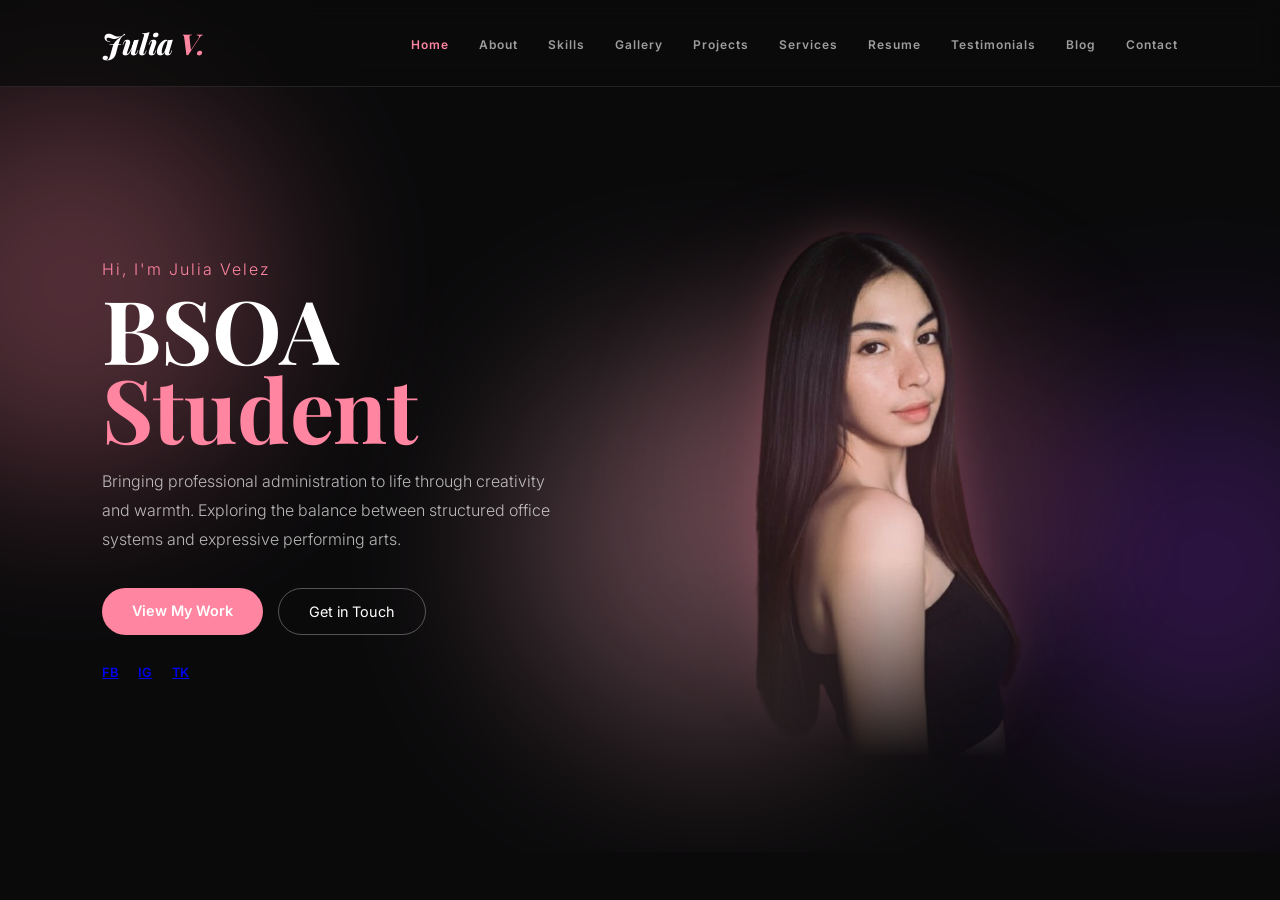
<file: index.html>
<!DOCTYPE html>
<html lang="en">
<head>
    <meta charset="UTF-8">
    <meta name="viewport" content="width=device-width, initial-scale=1.0">
    <title>Julia Velez | Creative Portfolio</title>
    <link href="https://fonts.googleapis.com/css2?family=Playfair+Display:wght@700;800&family=Inter:wght@300;400;600&display=swap" rel="stylesheet">
    <link rel="stylesheet" href="css/style.css">
</head>
<body>

    <div class="loader">
        <div class="loader-text"><i>Julia V.</i></div>
    </div>

    <div class="blob-container">
        <div class="blob blob1"></div>
        <div class="blob blob2"></div>
        <div class="blob blob3"></div>
    </div>

    <nav>
        <div class="logo"><i>Julia<span> V.</i></span></div>
        
        <input type="checkbox" id="menu-toggle">
        <label for="menu-toggle" class="menu-icon">☰</label>

       <ul class="nav-links">
        <li><a href="index.html" class="active">Home</a></li>
        <li><a href="about.html">About</a></li>
        <li><a href="skills.html">Skills</a></li>
        <li><a href="gallery.html">Gallery</a></li>
        <li><a href="projects.html">Projects</a></li>
        <li><a href="services.html">Services</a></li>
        <li><a href="resume.html">Resume</a></li>
        <li><a href="testimonials.html">Testimonials</a></li>
        <li><a href="blog.html">Blog</a></li>
        <li><a href="contact.html">Contact</a></li>
    </ul>
    </nav>

    <section class="hero-section">
        <div class="hero-content">
            <h4 class="greeting">Hi, I'm Julia Velez</h4>
            <h1 class="main-title">BSOA<br><span>Student</span></h1>
            <p class="description">
                Bringing professional administration to life through creativity and 
                warmth. Exploring the balance between structured office systems 
                and expressive performing arts.
            </p>
            
            <div class="cta-container">
                <a href="projects.html" class="btn-solid">View My Work</a>
                <a href="contact.html" class="btn-outline">Get in Touch</a>
            </div>

            <div class="social-icons">
                <a href="#">FB</a>
                <a href="#">IG</a>
                <a href="#">TK</a>
            </div>
        </div>

        <div class="hero-image-area">
            <div class="glass-circle-bg"></div>
            <img src="images/photo_intro.png" alt="Julia Velez" class="featured-img">
        </div>
    </section>

</body>
</html>
</file>
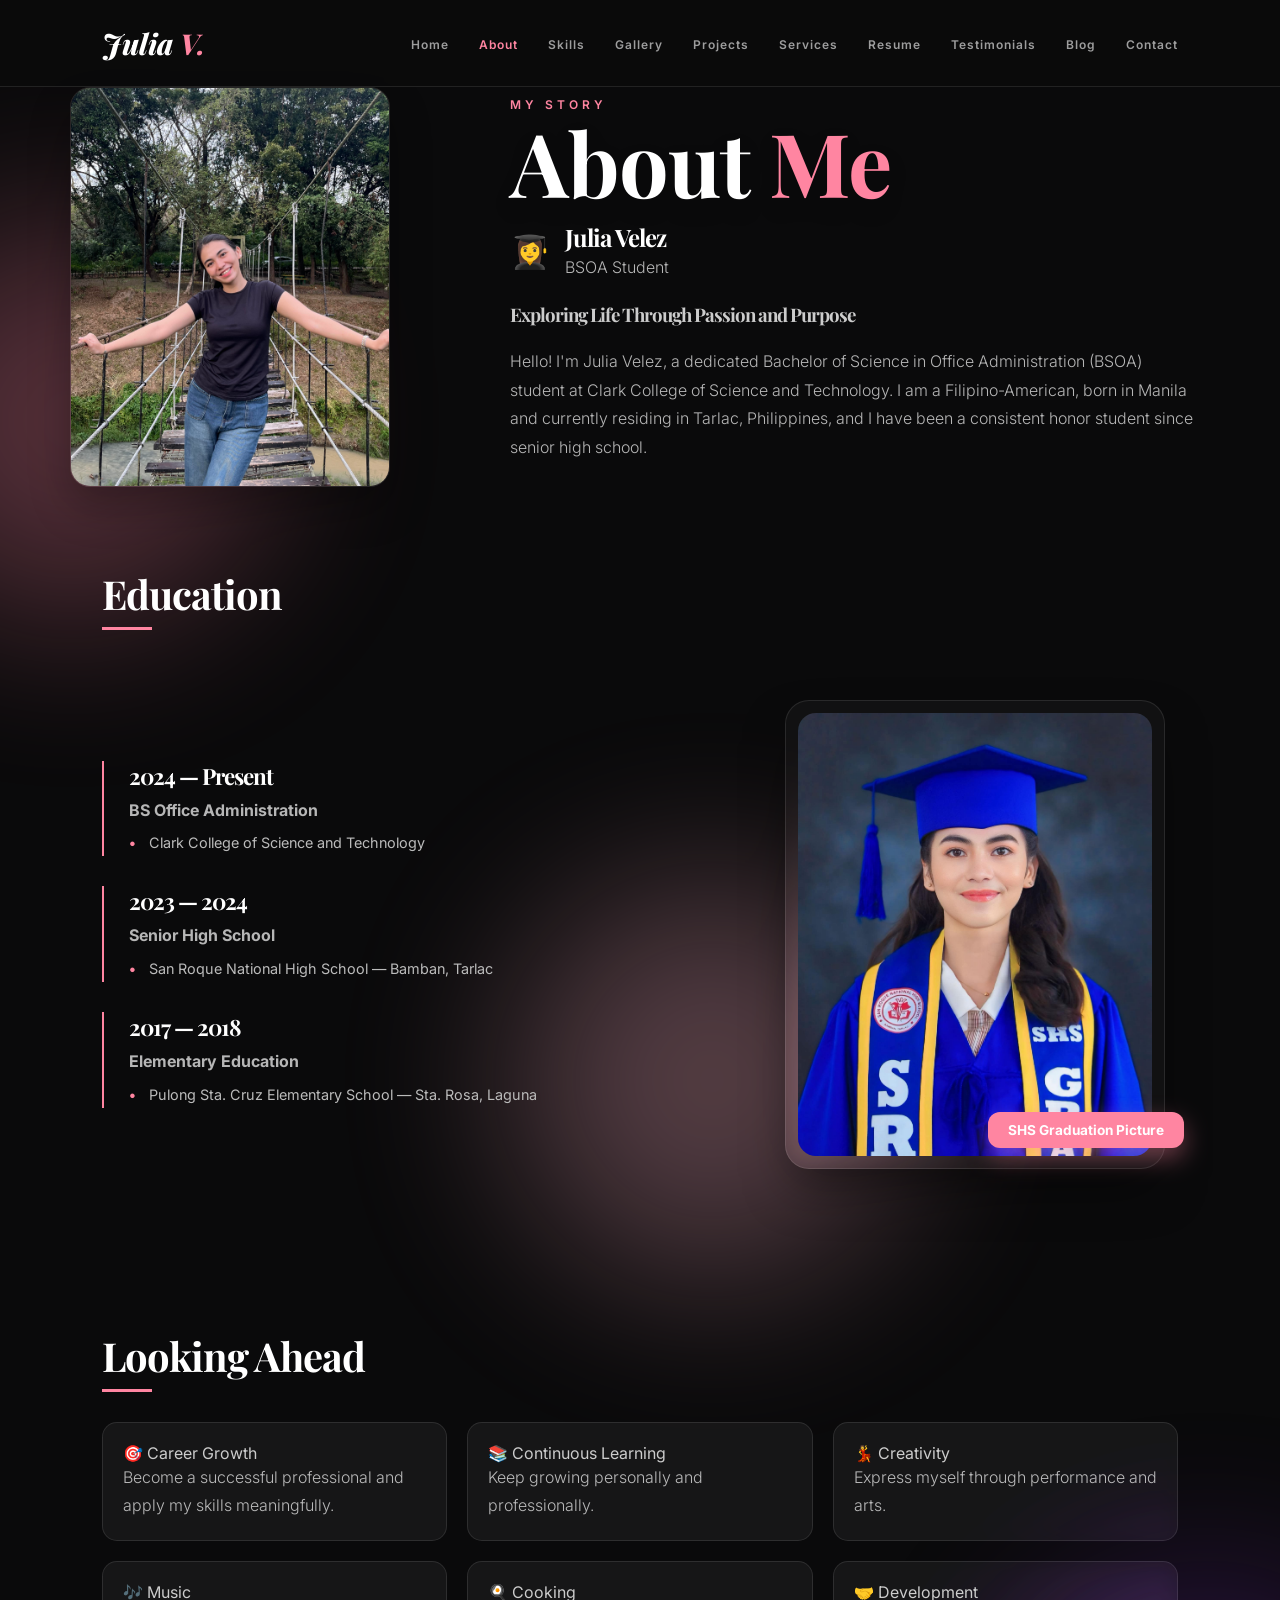
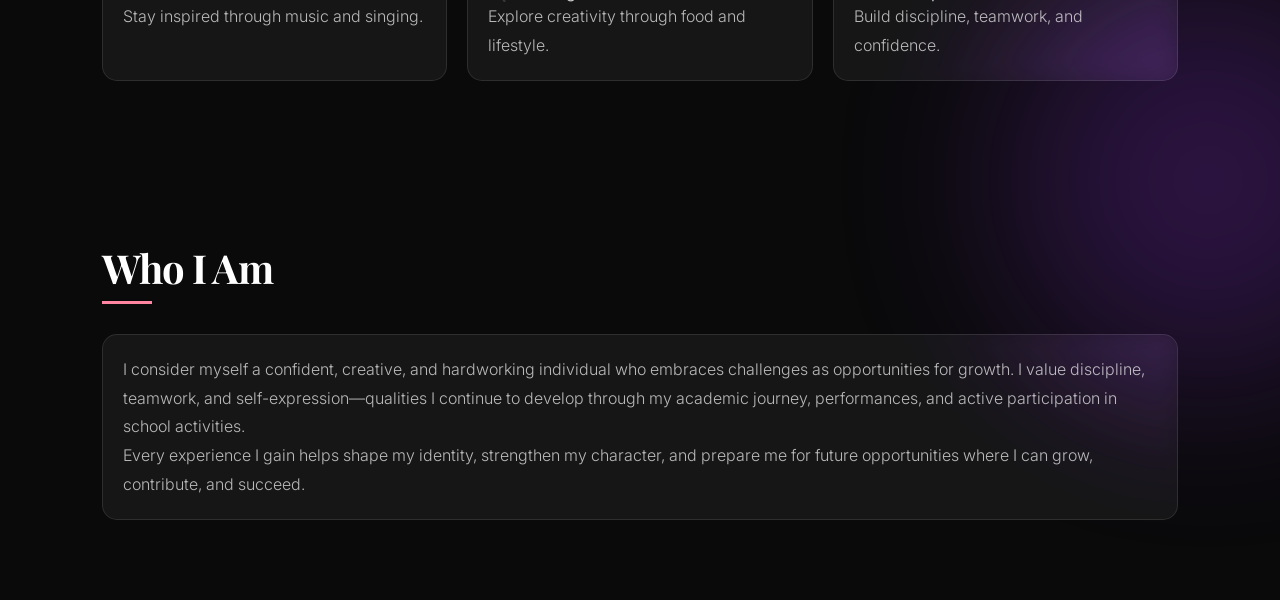
<file: about.html>
<!DOCTYPE html>
<html lang="en">
<head>
    <meta charset="UTF-8">
    <meta name="viewport" content="width=device-width, initial-scale=1.0">

   <link href="https://fonts.googleapis.com/css2?family=Playfair+Display:wght@700;800&family=Inter:wght@300;400;600&display=swap" rel="stylesheet">

    <link rel="stylesheet" href="css/style.css">
    <link rel="stylesheet" href="css/about.css">

    <title>About Me | Julia Velez</title>
    <style>
        :root {
    /* Fonts */
    --font-heading: 'Playfair Display', serif;
    --font-body: 'Inter', sans-serif;
    
    /* Colors */
    --accent-pink: #ff85a1;
    --text-muted: rgba(255, 255, 255, 0.7);
}

/* Global Body Font */
body {
    font-family: var(--font-body);
    -webkit-font-smoothing: antialiased; /* Makes fonts look sharper */
}

/* Professional Headings */
h1, h2, h3, .main-title {
    font-family: var(--font-heading);
    letter-spacing: -1px; /* Tighter spacing looks more premium on serifs */
}

/* The "Top Secret" Professional Touch */
.section-tag {
    font-family: var(--font-body);
    font-weight: 600;
    text-transform: uppercase;
    letter-spacing: 4px; /* Wide spacing for that luxury feel */
    font-size: 0.75rem;
    color: var(--accent-pink);
}

/* Body Text for Readability */
.text, p {
    font-family: var(--font-body);
    font-weight: 300; /* Light weight for a modern look */
    line-height: 1.8;
    color: var(--text-muted);
}
    </style>
</head>

<body>


<!-- BLOBS -->
<div class="blob-container">
    <div class="blob blob1"></div>
    <div class="blob blob2"></div>
    <div class="blob blob3"></div>
</div>

<!-- NAV -->
<nav>
    <div class="logo"><i>Julia<span> V.</i></span></div>

    <input type="checkbox" id="menu-toggle">
    <label for="menu-toggle" class="menu-icon">☰</label>

    <ul class="nav-links">
        <li><a href="index.html">Home</a></li>
        <li><a href="about.html" class="active">About</a></li>
        <li><a href="skills.html">Skills</a></li>
        <li><a href="gallery.html">Gallery</a></li>
        <li><a href="projects.html">Projects</a></li>
        <li><a href="services.html">Services</a></li>
        <li><a href="resume.html">Resume</a></li>
        <li><a href="testimonials.html">Testimonials</a></li>
        <li><a href="blog.html">Blog</a></li>
        <li><a href="contact.html">Contact</a></li>
    </ul>
</nav>

<!-- HERO ABOUT -->
<section class="about-hero">
    <div class="about-hero-container">
        <div class="about-image">
            <div class="image-wrapper">
                <img src="images/about.jpg" alt="Julia Velez">
            </div>
        </div>

        <div class="about-content">
            <h4 class="section-tag">My Story</h4>
            <h1 class="main-title">About <span>Me</span></h1>

            <div class="profile-box">
                <div class="avatar">👩‍🎓</div>
                <div>
                    <h2>Julia Velez</h2>
                    <p>BSOA Student</p>
                </div>
            </div>

            <h3 class="subtitle">Exploring Life Through Passion and Purpose</h3>

            <p class="text">
                Hello! I'm Julia Velez, a dedicated Bachelor of Science in Office Administration (BSOA) student
                at Clark College of Science and Technology. I am a Filipino-American, born in Manila and currently
                residing in Tarlac, Philippines, and I have been a consistent honor student since senior high school.
            </p>
            </div>
    </div>
</section>

<section class="section">
    <h2 class="section-title">Education</h2>
    
    <div class="education-container">
        <div class="timeline">
            <div class="timeline-item">
                <h3>2024 — Present</h3>
                <p><strong>BS Office Administration</strong></p>
                <ul class="edu-bullets">
                    <li>Clark College of Science and Technology</li>
                </ul>
            </div>

            <div class="timeline-item">
                <h3>2023 — 2024</h3>
                <p><strong>Senior High School</strong></p>
                <ul class="edu-bullets">
                    <li>San Roque National High School — Bamban, Tarlac</li>
                </ul>
            </div>

            <div class="timeline-item">
                <h3>2017 — 2018</h3>
                <p><strong>Elementary Education</strong></p>
                <ul class="edu-bullets">
                    <li>Pulong Sta. Cruz Elementary School — Sta. Rosa, Laguna</li>
                </ul>
            </div>
        </div>

        <div class="education-visual">
            <div class="edu-glass-frame">
                <img src="images/SHS GRAD PIC.jpeg" alt="Julia Education">
                <div class="edu-label">SHS Graduation Picture</Picture></div>
            </div>
        </div>
    </div>
</section>

<!-- GOALS -->
<section class="section">

    <h2 class="section-title">Looking Ahead</h2>

    <div class="grid-cards">

        <div class="glass-card">🎯 Career Growth<br><p>Become a successful professional and apply my skills meaningfully.</p></div>
        <div class="glass-card">📚 Continuous Learning<br><p>Keep growing personally and professionally.</p></div>
        <div class="glass-card">💃 Creativity<br><p>Express myself through performance and arts.</p></div>
        <div class="glass-card">🎶 Music<br><p>Stay inspired through music and singing.</p></div>
        <div class="glass-card">🍳 Cooking<br><p>Explore creativity through food and lifestyle.</p></div>
        <div class="glass-card">🤝 Development<br><p>Build discipline, teamwork, and confidence.</p></div>

    </div>

</section>

<!-- PERSONALITY -->
<section class="section">

    <h2 class="section-title">Who I Am</h2>

    <div class="glass-card full">

        <p>
            I consider myself a confident, creative, and hardworking individual who embraces challenges as opportunities for growth.
            I value discipline, teamwork, and self-expression—qualities I continue to develop through my academic journey,
            performances, and active participation in school activities.
        </p>

        <p>
            Every experience I gain helps shape my identity, strengthen my character, and prepare me for future opportunities
            where I can grow, contribute, and succeed.
        </p>

    </div>

</section>

</body>
</html>
</file>
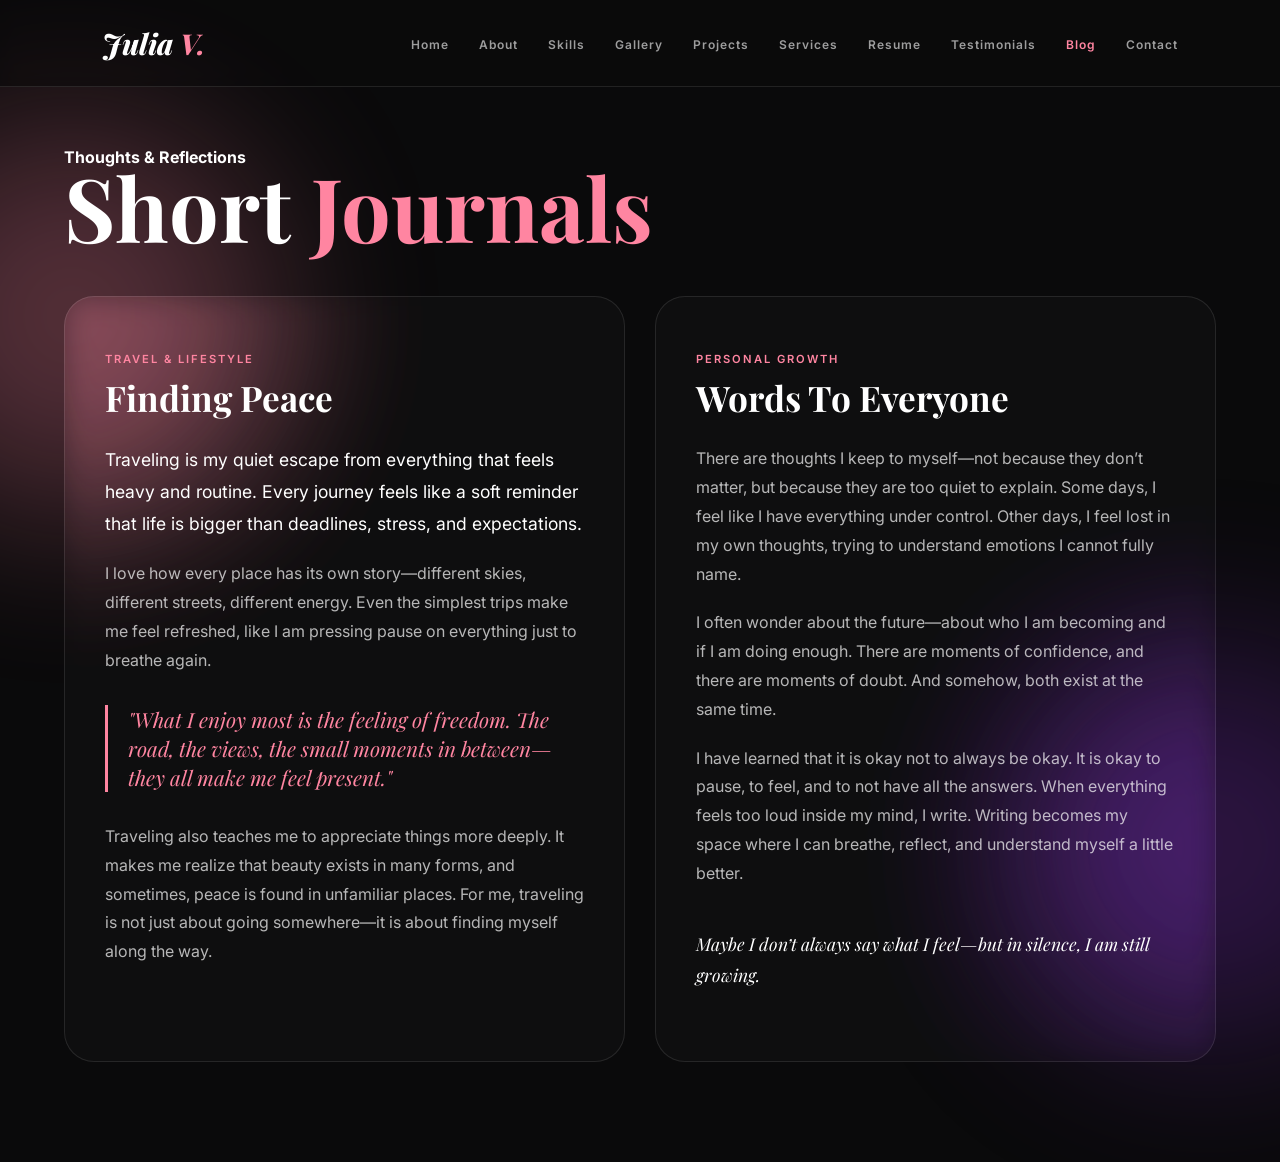
<file: blog.html>
<!DOCTYPE html>
<html lang="en">
<head>
    <meta charset="UTF-8">
    <meta name="viewport" content="width=device-width, initial-scale=1.0">
    <title>Journals | Julia Velez</title>
    <link href="https://fonts.googleapis.com/css2?family=Playfair+Display:wght@700;800&family=Inter:wght@300;400;600&display=swap" rel="stylesheet">
    <link rel="stylesheet" href="css/style.css">
    <link rel="stylesheet" href="css/blog.css">
</head>
<body>

    <div class="blob-container">
        <div class="blob blob1"></div>
        <div class="blob blob2"></div>
    </div>

    <nav>
        <div class="logo"><i>Julia<span> V.</i></span></div>
        
        <input type="checkbox" id="menu-toggle">
        <label for="menu-toggle" class="menu-icon">☰</label>

       <ul class="nav-links">
        <li><a href="index.html">Home</a></li>
        <li><a href="about.html">About</a></li>
        <li><a href="skills.html">Skills</a></li>
        <li><a href="gallery.html">Gallery</a></li>
        <li><a href="projects.html">Projects</a></li>
        <li><a href="services.html">Services</a></li>
        <li><a href="resume.html">Resume</a></li>
        <li><a href="testimonials.html">Testimonials</a></li>
        <li><a href="blog.html" class="active">Blog</a></li>
        <li><a href="contact.html">Contact</a></li>
    </ul>
    </nav>

    <section class="blog-section">
        <h4 class="section-tag">Thoughts & Reflections</h4>
        <h1 class="main-title">Short <span>Journals</span></h1>
        
        <div class="journal-grid">
            
            <article class="journal-entry glass-card">
                <div class="entry-header">
                    <span class="entry-date">Travel & Lifestyle</span>
                    <h2>Finding Peace</h2>
                </div>
               <div class="entry-content">
                    <p class="dropcap">Traveling is my quiet escape from everything that feels heavy and routine. Every journey feels like a soft reminder that life is bigger than deadlines, stress, and expectations.</p>
                    <p>I love how every place has its own story—different skies, different streets, different energy. Even the simplest trips make me feel refreshed, like I am pressing pause on everything just to breathe again.</p>
                    <blockquote>"What I enjoy most is the feeling of freedom. The road, the views, the small moments in between—they all make me feel present."</blockquote>
                    <p>Traveling also teaches me to appreciate things more deeply. It makes me realize that beauty exists in many forms, and sometimes, peace is found in unfamiliar places. For me, traveling is not just about going somewhere—it is about finding myself along the way.</p>
                </div>
            </article>

            <article class="journal-entry glass-card">
                <div class="entry-header">
                    <span class="entry-date">Personal Growth</span>
                    <h2>Words To Everyone</h2>
                </div>
                <div class="entry-content">
                    <p>There are thoughts I keep to myself—not because they don’t matter, but because they are too quiet to explain. Some days, I feel like I have everything under control. Other days, I feel lost in my own thoughts, trying to understand emotions I cannot fully name.</p>
                    <p>I often wonder about the future—about who I am becoming and if I am doing enough. There are moments of confidence, and there are moments of doubt. And somehow, both exist at the same time.</p>
                    <p>I have learned that it is okay not to always be okay. It is okay to pause, to feel, and to not have all the answers. When everything feels too loud inside my mind, I write. Writing becomes my space where I can breathe, reflect, and understand myself a little better.</p>
                    <p class="conclusion">Maybe I don’t always say what I feel—but in silence, I am still growing.</p>
                </div>
            </article>

        </div>
    </section>

</body>
</html>
</file>
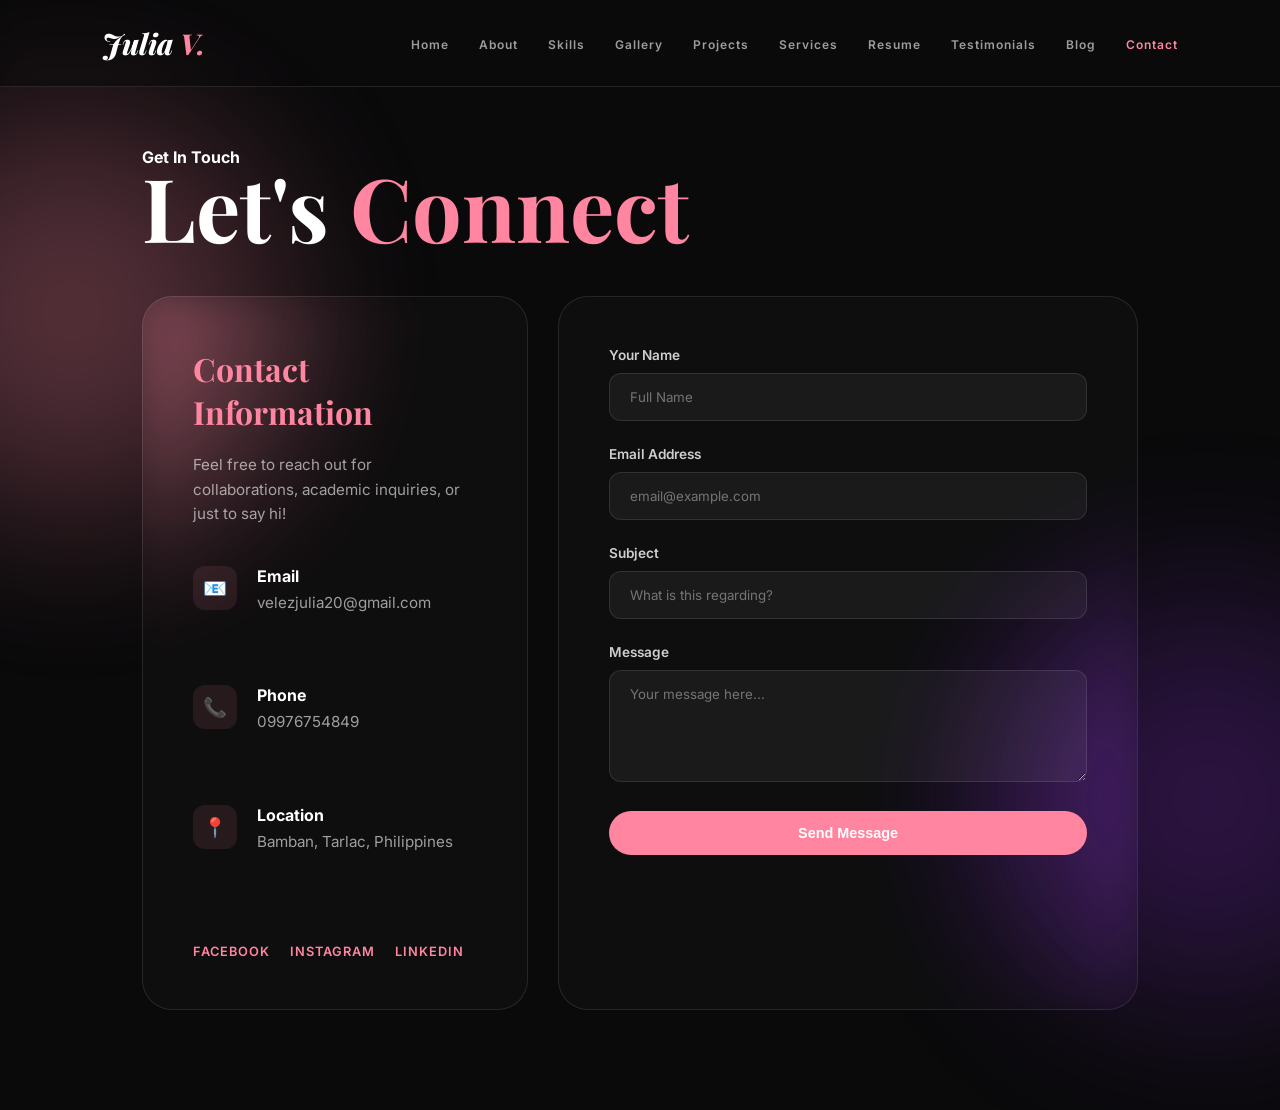
<file: contact.html>
<!DOCTYPE html>
<html lang="en">
<head>
    <meta charset="UTF-8">
    <meta name="viewport" content="width=device-width, initial-scale=1.0">
    <title>Contact | Julia Velez</title>
    <link href="https://fonts.googleapis.com/css2?family=Playfair+Display:wght@700;800&family=Inter:wght@300;400;600&display=swap" rel="stylesheet">
    <link rel="stylesheet" href="css/style.css">
    <link rel="stylesheet" href="css/contact.css">
</head>
<body>

    <div class="blob-container">
        <div class="blob blob1"></div>
        <div class="blob blob2"></div>
    </div>

    <nav>
        <div class="logo"><i>Julia<span> V.</i></span></div>
        
        <input type="checkbox" id="menu-toggle">
        <label for="menu-toggle" class="menu-icon">☰</label>

       <ul class="nav-links">
        <li><a href="index.html">Home</a></li>
        <li><a href="about.html">About</a></li>
        <li><a href="skills.html">Skills</a></li>
        <li><a href="gallery.html">Gallery</a></li>
        <li><a href="projects.html">Projects</a></li>
        <li><a href="services.html">Services</a></li>
        <li><a href="resume.html">Resume</a></li>
        <li><a href="testimonials.html">Testimonials</a></li>
        <li><a href="blog.html">Blog</a></li>
        <li><a href="contact.html"  class="active">Contact</a></li>
    </ul>
    </nav>

    <section class="contact-section">
        <h4 class="section-tag">Get In Touch</h4>
        <h1 class="main-title">Let's <span>Connect</span></h1>
        
        <div class="contact-container">
            <div class="contact-info glass-card">
                <h3>Contact Information</h3>
                <p>Feel free to reach out for collaborations, academic inquiries, or just to say hi!</p>
                
                <div class="info-item">
                    <span class="info-icon">📧</span>
                    <div>
                        <strong>Email</strong>
                        <p>velezjulia20@gmail.com</p>
                    </div>
                </div>

                <div class="info-item">
                    <span class="info-icon">📞</span>
                    <div>
                        <strong>Phone</strong>
                        <p>09976754849</p>
                    </div>
                </div>

                <div class="info-item">
                    <span class="info-icon">📍</span>
                    <div>
                        <strong>Location</strong>
                        <p>Bamban, Tarlac, Philippines</p>
                    </div>
                </div>

                <div class="social-links-large">
                    <a href="#">Facebook</a>
                    <a href="#">Instagram</a>
                    <a href="#">LinkedIn</a>
                </div>
            </div>

            <div class="contact-form-wrapper glass-card">
                <form action="#">
                    <div class="form-group">
                        <label>Your Name</label>
                        <input type="text" placeholder="Full Name" required>
                    </div>
                    <div class="form-group">
                        <label>Email Address</label>
                        <input type="email" placeholder="email@example.com" required>
                    </div>
                    <div class="form-group">
                        <label>Subject</label>
                        <input type="text" placeholder="What is this regarding?">
                    </div>
                    <div class="form-group">
                        <label>Message</label>
                        <textarea rows="5" placeholder="Your message here..." required></textarea>
                    </div>
                    <button type="submit" class="btn-solid">Send Message</button>
                </form>
            </div>
        </div>
    </section>

</body>
</html>
</file>
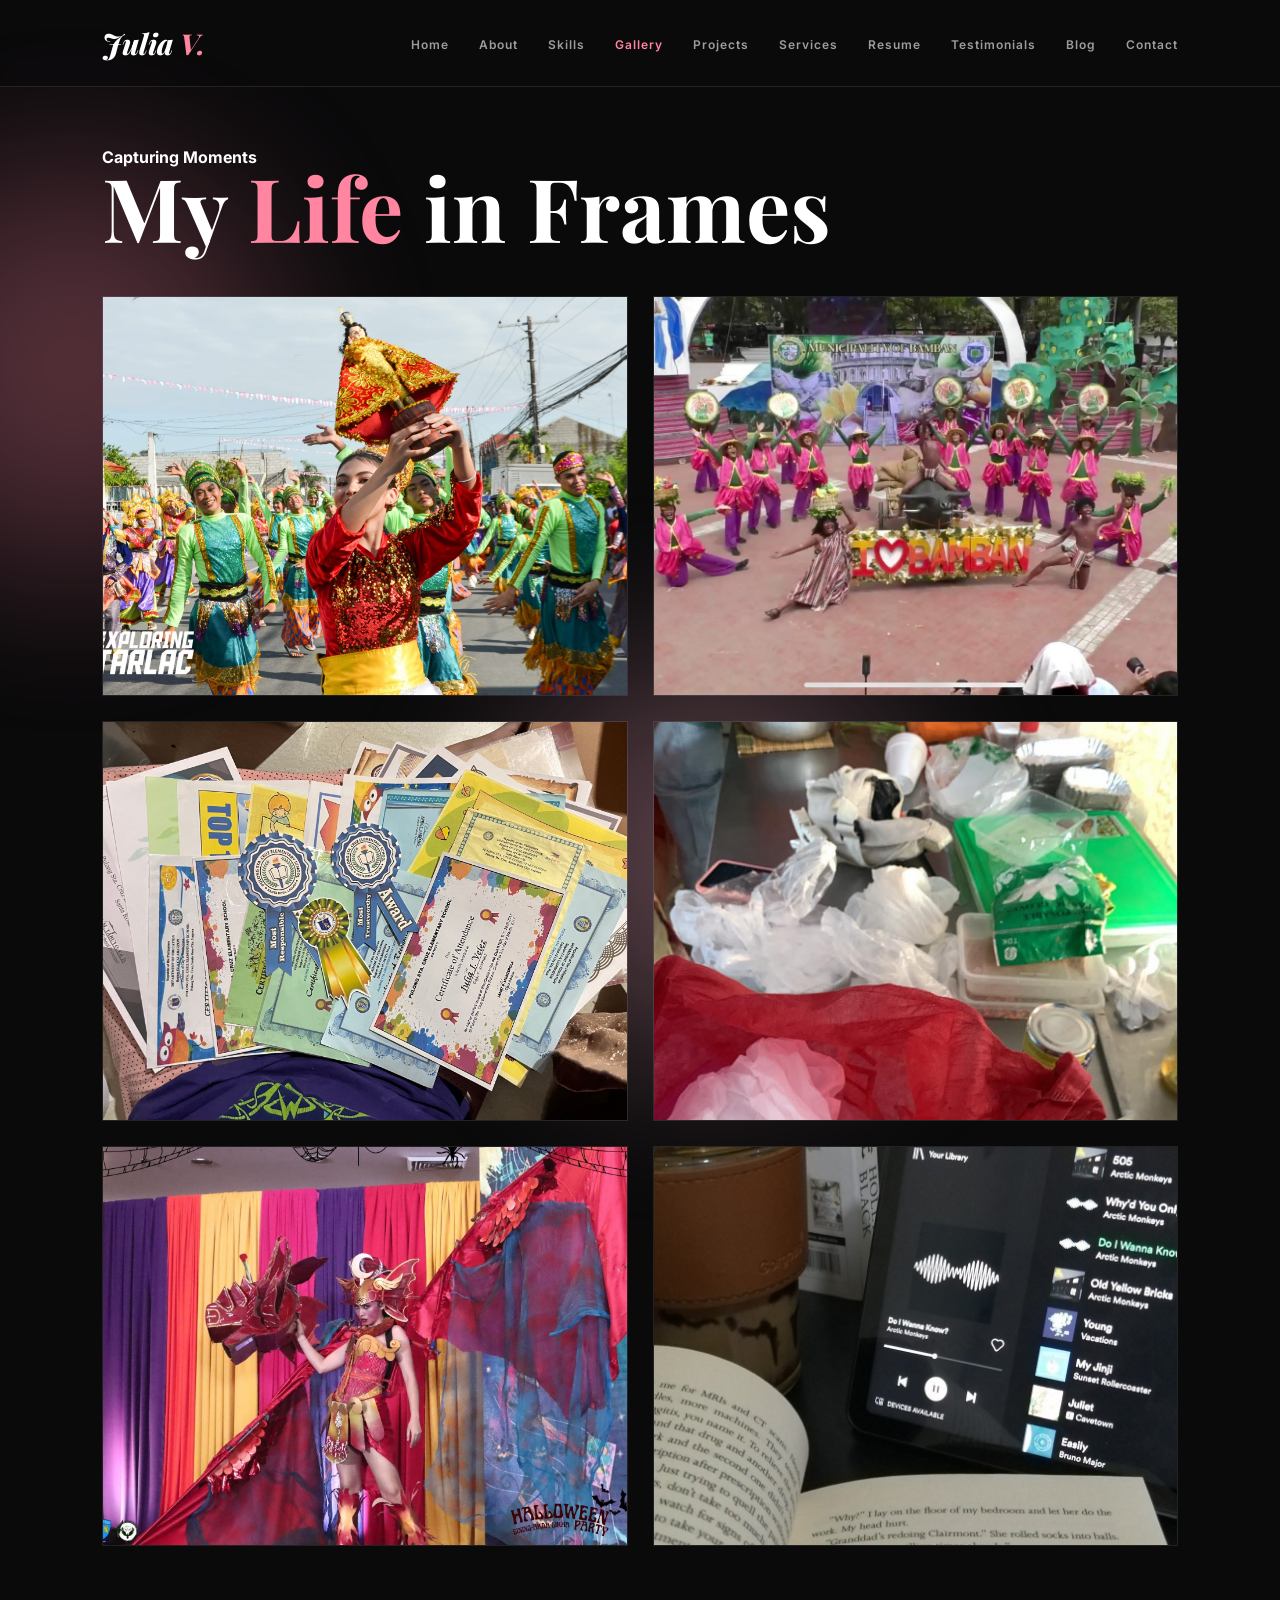
<file: gallery.html>
<!DOCTYPE html>
<html lang="en">
<head>
    <meta charset="UTF-8">
    <meta name="viewport" content="width=device-width, initial-scale=1.0">
    <title>Gallery | Julia Velez</title>
    <link href="https://fonts.googleapis.com/css2?family=Playfair+Display:wght@700;800&family=Inter:wght@300;400;600&display=swap" rel="stylesheet">
    <link rel="stylesheet" href="css/style.css">
    <link rel="stylesheet" href="css/gallery.css">
</head>
<body>

    <div class="blob-container">
        <div class="blob blob1"></div>
        <div class="blob blob3"></div>
    </div>

   <nav>
        <div class="logo"><i>Julia<span> V.</i></span></div>
        
        <input type="checkbox" id="menu-toggle">
        <label for="menu-toggle" class="menu-icon">☰</label>

       <ul class="nav-links">
        <li><a href="index.html">Home</a></li>
        <li><a href="about.html">About</a></li>
        <li><a href="skills.html">Skills</a></li>
        <li><a href="gallery.html" class="active">Gallery</a></li>
        <li><a href="projects.html">Projects</a></li>
        <li><a href="services.html">Services</a></li>
        <li><a href="resume.html">Resume</a></li>
        <li><a href="testimonials.html">Testimonials</a></li>
        <li><a href="blog.html">Blog</a></li>
        <li><a href="contact.html">Contact</a></li>
        </ul>
    </nav>

    <section class="gallery-section">
        <h4 class="section-tag">Capturing Moments</h4>
        <h1 class="main-title">My <span>Life</span> in Frames</h1>
        
        <div class="gallery-grid">
            <div class="gallery-item glass-card">
                <img src="images/PHOTO FOR DANCING.JPG" alt="Dancing Hobbies">
                <div class="gallery-overlay">
                    <span>Hobbies</span>
                    <p>Expressing rhythm through dance.</p>
                </div>
            </div>

            <div class="gallery-item glass-card">
                <img src="images/SCHOOL PARTICIPATION.JPG" alt="School Life">
                <div class="gallery-overlay">
                    <span>School Life</span>
                    <p>School Participation</p>
                </div>
            </div>

            <div class="gallery-item glass-card">
                <img src="images/AWARDS.jpg" alt="Achievements">
                <div class="gallery-overlay">
                    <span>Achievements</span>
                    <p>Milestones and academic honors.</p>
                </div>
            </div>

            <div class="gallery-item glass-card">
                <img src="images/PHOTO FOR COOKING.jpg" alt="Cooking">
                <div class="gallery-overlay">
                    <span>Cooking</span>
                    <p>Exploring flavors and creativity.</p>
                </div>
            </div>

           <div class="gallery-item glass-card">
                <img src="images/WINGS COMPETITION.JPG" alt="Halloween Wings Competition">
                <div class="gallery-overlay">
                    <span>Wings Competition</span>
                    <p>Embracing creativity and confidence in a magical Halloween showcase.</p>
                </div>
            </div>

           <div class="gallery-item glass-card">
                <img src="images/PHOTO FOR MUSIC.JPG" alt="Listening to Music">
                <div class="gallery-overlay">
                    <span>Listening to Music</span>
                    <p>Relaxing and enjoying my favorite tunes.</p>
                </div>
            </div>
        </div>
    </section>

</body>
</html>
</file>
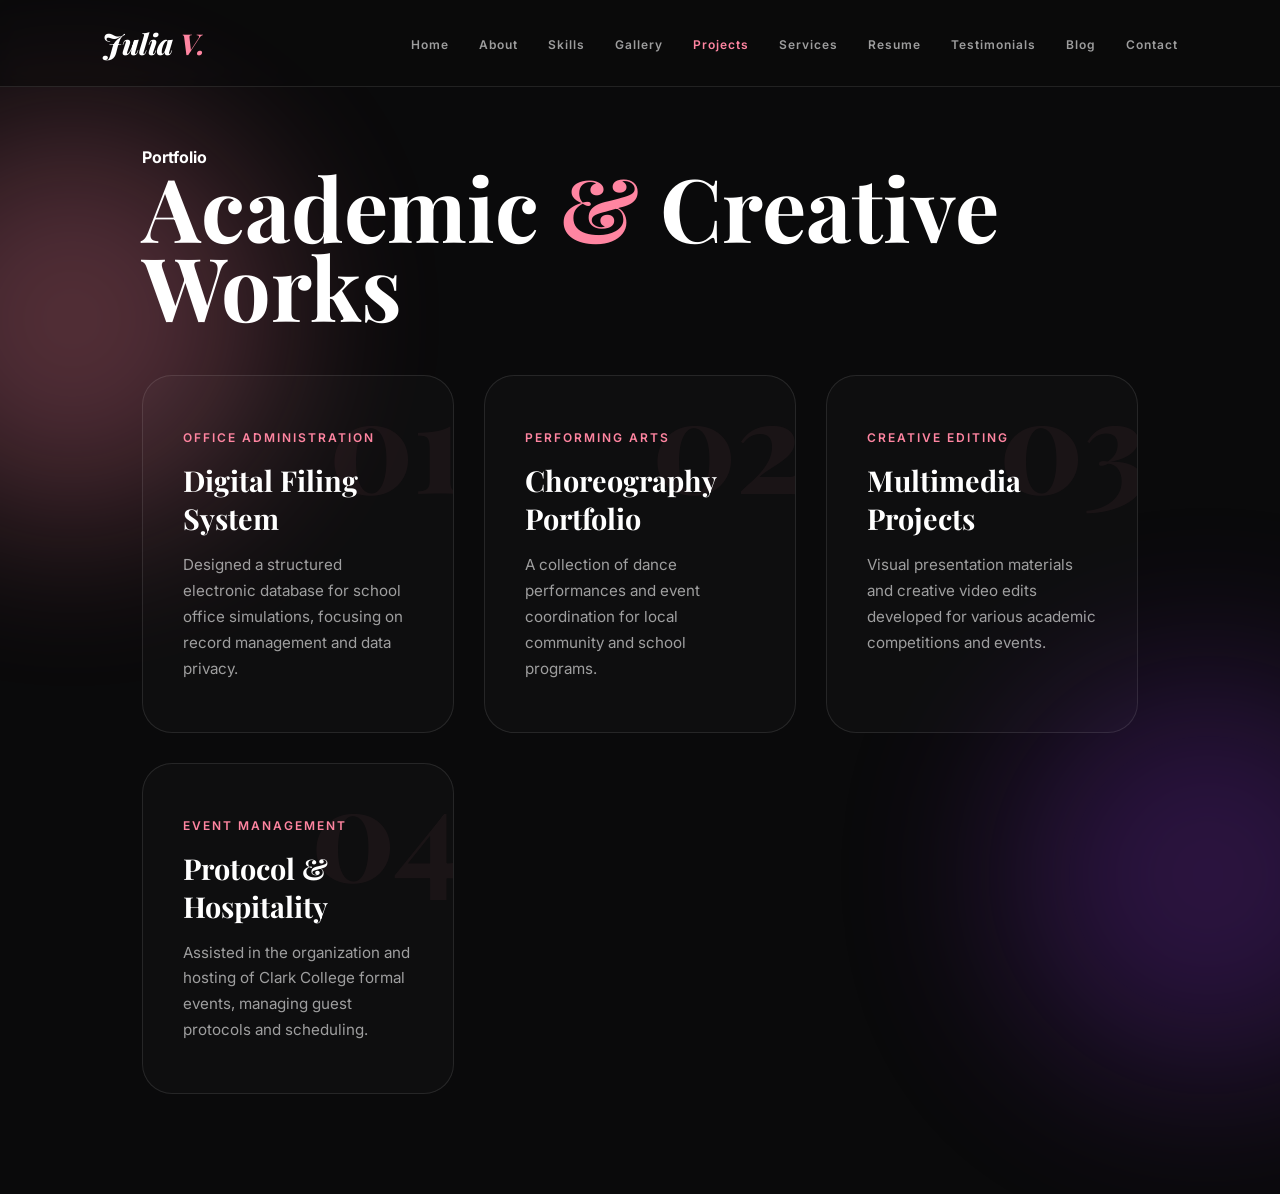
<file: projects.html>
<!DOCTYPE html>
<html lang="en">
<head>
    <meta charset="UTF-8">
    <meta name="viewport" content="width=device-width, initial-scale=1.0">
    <title>Projects | Julia Velez</title>
    <link href="https://fonts.googleapis.com/css2?family=Playfair+Display:wght@700;800&family=Inter:wght@300;400;600&display=swap" rel="stylesheet">
    <link rel="stylesheet" href="css/style.css">
    <link rel="stylesheet" href="css/projects.css">
</head>
<body>

    <div class="blob-container">
        <div class="blob blob2"></div>
        <div class="blob blob1"></div>
    </div>

    <nav>
        <div class="logo"><i>Julia<span> V.</i></span></div>
        
        <input type="checkbox" id="menu-toggle">
        <label for="menu-toggle" class="menu-icon">☰</label>

       <ul class="nav-links">
        <li><a href="index.html">Home</a></li>
        <li><a href="about.html">About</a></li>
        <li><a href="skills.html">Skills</a></li>
        <li><a href="gallery.html">Gallery</a></li>
        <li><a href="projects.html" class="active">Projects</a></li>
        <li><a href="services.html">Services</a></li>
        <li><a href="resume.html">Resume</a></li>
        <li><a href="testimonials.html">Testimonials</a></li>
        <li><a href="blog.html">Blog</a></li>
        <li><a href="contact.html">Contact</a></li>
        </ul>
    </nav>

    <section class="projects-section">
        <h4 class="section-tag">Portfolio</h4>
        <h1 class="main-title">Academic <span>&</span> Creative Works</h1>
        
        <div class="projects-grid">
            <div class="project-card glass-card">
                <div class="project-num">01</div>
                <div class="project-info">
                    <span>Office Administration</span>
                    <h3>Digital Filing System</h3>
                    <p>Designed a structured electronic database for school office simulations, focusing on record management and data privacy.</p>
                </div>
            </div>

            <div class="project-card glass-card">
                <div class="project-num">02</div>
                <div class="project-info">
                    <span>Performing Arts</span>
                    <h3>Choreography Portfolio</h3>
                    <p>A collection of dance performances and event coordination for local community and school programs.</p>
                </div>
            </div>

            <div class="project-card glass-card">
                <div class="project-num">03</div>
                <div class="project-info">
                    <span>Creative Editing</span>
                    <h3>Multimedia Projects</h3>
                    <p>Visual presentation materials and creative video edits developed for various academic competitions and events.</p>
                </div>
            </div>

            <div class="project-card glass-card">
                <div class="project-num">04</div>
                <div class="project-info">
                    <span>Event Management</span>
                    <h3>Protocol & Hospitality</h3>
                    <p>Assisted in the organization and hosting of Clark College formal events, managing guest protocols and scheduling.</p>
                </div>
            </div>
        </div>
    </section>

</body>
</html>
</file>
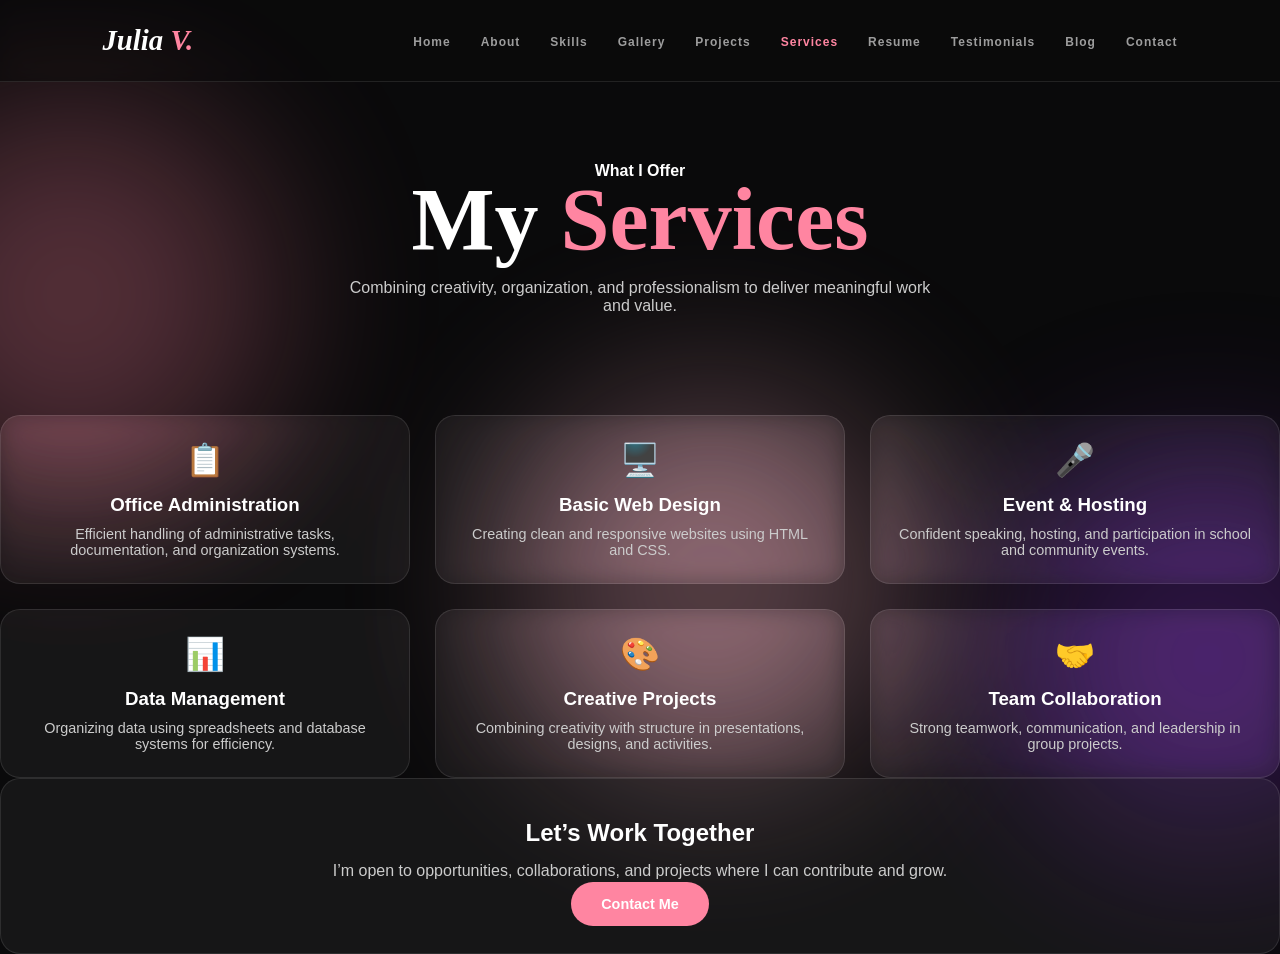
<file: services.html>
<!DOCTYPE html>
<html lang="en">
<head>
    <meta charset="UTF-8">
    <meta name="viewport" content="width=device-width, initial-scale=1.0">

    <link href="https://fonts.googleapis.com/css2?family=Poppins:wght@300;400;600;700;800&display=swap" rel="stylesheet">

    <link rel="stylesheet" href="css/style.css">
    <link rel="stylesheet" href="css/services.css">

    <title>Services | Julia Velez</title>
</head>

<body>



<!-- BLOBS -->
<div class="blob-container">
    <div class="blob blob1"></div>
    <div class="blob blob2"></div>
    <div class="blob blob3"></div>
</div>

<!-- NAV -->
 <nav>
        <div class="logo"><i>Julia<span> V.</i></span></div>
        
        <input type="checkbox" id="menu-toggle">
        <label for="menu-toggle" class="menu-icon">☰</label>

       <ul class="nav-links">
        <li><a href="index.html">Home</a></li>
        <li><a href="about.html">About</a></li>
        <li><a href="skills.html">Skills</a></li>
        <li><a href="gallery.html">Gallery</a></li>
        <li><a href="projects.html">Projects</a></li>
        <li><a href="services.html" class="active">Services</a></li>
        <li><a href="resume.html">Resume</a></li>
        <li><a href="testimonials.html">Testimonials</a></li>
        <li><a href="blog.html">Blog</a></li>
        <li><a href="contact.html">Contact</a></li>
    </ul>
    </nav>

<section class="services-hero">

    <h4 class="section-tag">What I Offer</h4>
    <h1 class="main-title">My <span>Services</span></h1>

    <p class="subtitle">
        Combining creativity, organization, and professionalism to deliver meaningful work and value.
    </p>

</section>

<section class="section">

    <div class="services-grid">

        <div class="service-card">
            <div class="icon">📋</div>
            <h3>Office Administration</h3>
            <p>Efficient handling of administrative tasks, documentation, and organization systems.</p>
        </div>

        <div class="service-card">
            <div class="icon">🖥️</div>
            <h3>Basic Web Design</h3>
            <p>Creating clean and responsive websites using HTML and CSS.</p>
        </div>

        <div class="service-card">
            <div class="icon">🎤</div>
            <h3>Event & Hosting</h3>
            <p>Confident speaking, hosting, and participation in school and community events.</p>
        </div>

        <div class="service-card">
            <div class="icon">📊</div>
            <h3>Data Management</h3>
            <p>Organizing data using spreadsheets and database systems for efficiency.</p>
        </div>

        <div class="service-card">
            <div class="icon">🎨</div>
            <h3>Creative Projects</h3>
            <p>Combining creativity with structure in presentations, designs, and activities.</p>
        </div>

        <div class="service-card">
            <div class="icon">🤝</div>
            <h3>Team Collaboration</h3>
            <p>Strong teamwork, communication, and leadership in group projects.</p>
        </div>

    </div>

</section>

<section class="section">

    <div class="cta-box">
        <h2>Let’s Work Together</h2>
        <p>I’m open to opportunities, collaborations, and projects where I can contribute and grow.</p>
        <a href="contact.html" class="btn-solid">Contact Me</a>
    </div>

</section>

</body>
</html>
</file>
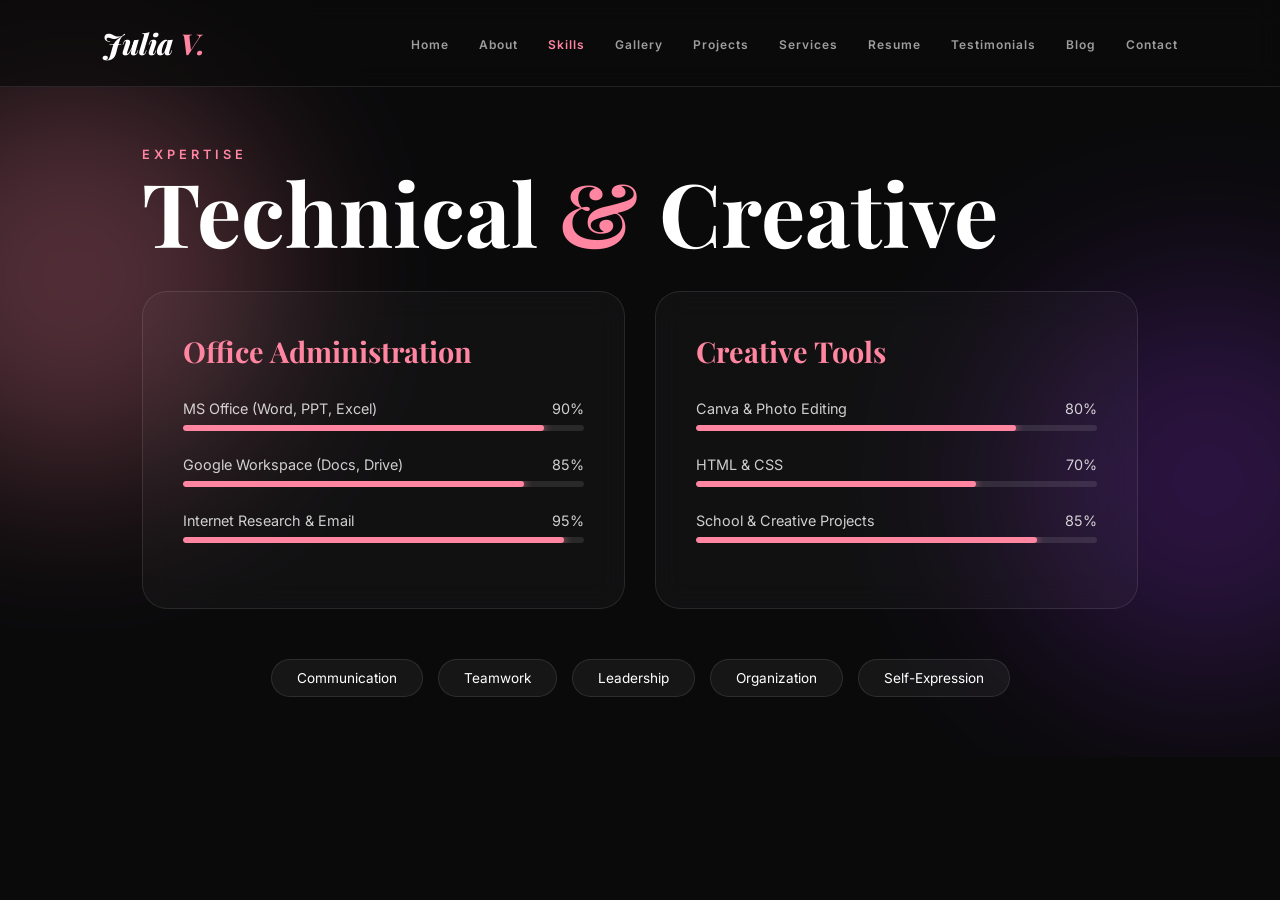
<file: skills.html>
<!DOCTYPE html>
<html lang="en">
<head>
    <meta charset="UTF-8">
    <meta name="viewport" content="width=device-width, initial-scale=1.0">
    <title>Skills | Julia Velez</title>
    <link href="https://fonts.googleapis.com/css2?family=Playfair+Display:wght@700;800&family=Inter:wght@300;400;600&display=swap" rel="stylesheet">
    <link rel="stylesheet" href="css/style.css">
    <link rel="stylesheet" href="css/skills.css">
</head>
<body>

    <div class="blob-container">
        <div class="blob blob1"></div>
        <div class="blob blob2"></div>
    </div>

   <nav>
       <div class="logo"><i>Julia<span> V.</i></span></div>
        
        <input type="checkbox" id="menu-toggle">
        <label for="menu-toggle" class="menu-icon">☰</label>

       <ul class="nav-links">
        <li><a href="index.html">Home</a></li>
        <li><a href="about.html">About</a></li>
        <li><a href="skills.html" class="active">Skills</a></li>
        <li><a href="gallery.html">Gallery</a></li>
        <li><a href="projects.html">Projects</a></li>
        <li><a href="services.html">Services</a></li>
        <li><a href="resume.html">Resume</a></li>
        <li><a href="testimonials.html">Testimonials</a></li>
        <li><a href="blog.html">Blog</a></li>
        <li><a href="contact.html">Contact</a></li>
    </ul>
    </nav>

    <section class="skills-hero">
        <h4 class="section-tag">Expertise</h4>
        <h1 class="main-title">Technical <span>&</span> Creative</h1>
        
        <div class="skills-grid">
            <div class="skill-category glass-card">
                <h3>Office Administration</h3>
                <div class="skill-item">
                    <div class="skill-info"><span>MS Office (Word, PPT, Excel)</span><span>90%</span></div>
                    <div class="progress-line"><span class="office"></span></div>
                </div>
                <div class="skill-item">
                    <div class="skill-info"><span>Google Workspace (Docs, Drive)</span><span>85%</span></div>
                    <div class="progress-line"><span class="google"></span></div>
                </div>
                <div class="skill-item">
                    <div class="skill-info"><span>Internet Research & Email</span><span>95%</span></div>
                    <div class="progress-line"><span class="research"></span></div>
                </div>
            </div>

            <div class="skill-category glass-card">
                <h3>Creative Tools</h3>
                <div class="skill-item">
                    <div class="skill-info"><span>Canva & Photo Editing</span><span>80%</span></div>
                    <div class="progress-line"><span class="canva"></span></div>
                </div>
                <div class="skill-item">
                    <div class="skill-info"><span>HTML & CSS</span><span>70%</span></div>
                    <div class="progress-line"><span class="web"></span></div>
                </div>
                <div class="skill-item">
                    <div class="skill-info"><span>School & Creative Projects</span><span>85%</span></div>
                    <div class="progress-line"><span class="projects"></span></div>
                </div>
            </div>
        </div>

        <div class="soft-skills">
            <span class="skill-tag">Communication</span>
            <span class="skill-tag">Teamwork</span>
            <span class="skill-tag">Leadership</span>
            <span class="skill-tag">Organization</span>
            <span class="skill-tag">Self-Expression</span>
        </div>
    </section>

</body>
</html>
</file>
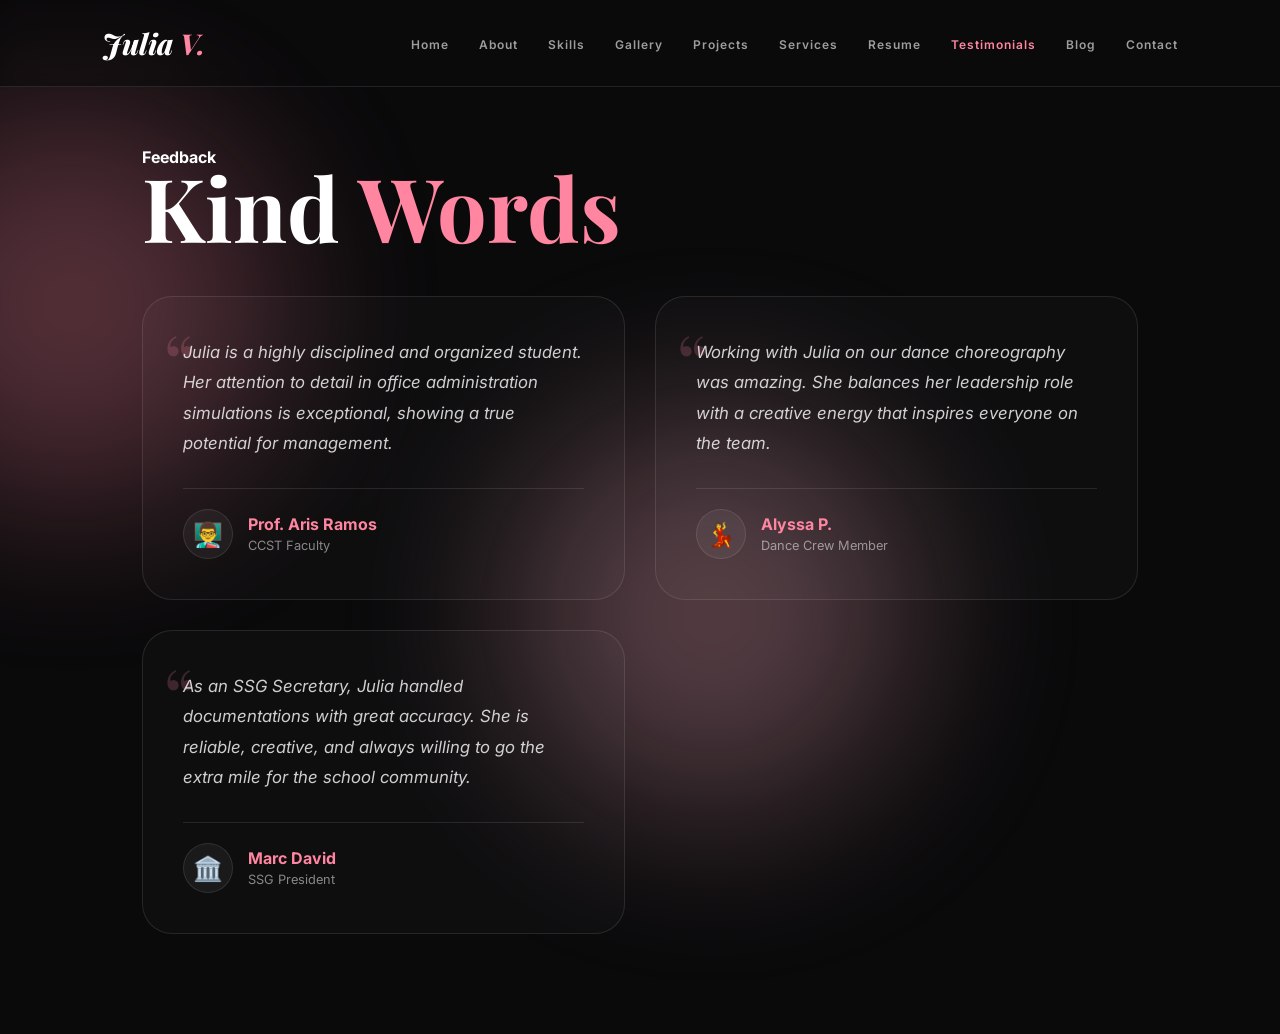
<file: testimonials.html>
<!DOCTYPE html>
<html lang="en">
<head>
    <meta charset="UTF-8">
    <meta name="viewport" content="width=device-width, initial-scale=1.0">
    <title>Testimonials | Julia Velez</title>
    <link href="https://fonts.googleapis.com/css2?family=Playfair+Display:wght@700;800&family=Inter:wght@300;400;600&display=swap" rel="stylesheet">
    <link rel="stylesheet" href="css/style.css">
    <link rel="stylesheet" href="css/testimonials.css">
</head>
<body>

    <div class="blob-container">
        <div class="blob blob1"></div>
        <div class="blob blob3"></div>
    </div>

    <nav>
       <div class="logo"><i>Julia<span> V.</i></span></div>
        
        <input type="checkbox" id="menu-toggle">
        <label for="menu-toggle" class="menu-icon">☰</label>
       <ul class="nav-links">
        <li><a href="index.html">Home</a></li>
        <li><a href="about.html">About</a></li>
        <li><a href="skills.html">Skills</a></li>
        <li><a href="gallery.html">Gallery</a></li>
        <li><a href="projects.html">Projects</a></li>
        <li><a href="services.html">Services</a></li>
        <li><a href="resume.html">Resume</a></li>
        <li><a href="testimonials.html"  class="active">Testimonials</a></li>
        <li><a href="blog.html">Blog</a></li>
        <li><a href="contact.html">Contact</a></li>
    </ul>
    </nav>

    <section class="testimonials-section">
        <h4 class="section-tag">Feedback</h4>
        <h1 class="main-title">Kind <span>Words</span></h1>
        
        <div class="testimonial-grid">
            <div class="testimonial-card glass-card">
                <div class="quote-icon">“</div>
                <p class="feedback-text">
                    Julia is a highly disciplined and organized student. Her attention to detail in office administration simulations is exceptional, showing a true potential for management.
                </p>
                <div class="reviewer-info">
                    <div class="reviewer-avatar">👨‍🏫</div>
                    <div class="reviewer-details">
                        <strong>Prof. Aris Ramos</strong>
                        <span>CCST Faculty</span>
                    </div>
                </div>
            </div>

            <div class="testimonial-card glass-card">
                <div class="quote-icon">“</div>
                <p class="feedback-text">
                    Working with Julia on our dance choreography was amazing. She balances her leadership role with a creative energy that inspires everyone on the team.
                </p>
                <div class="reviewer-info">
                    <div class="reviewer-avatar">💃</div>
                    <div class="reviewer-details">
                        <strong>Alyssa P.</strong>
                        <span>Dance Crew Member</span>
                    </div>
                </div>
            </div>

            <div class="testimonial-card glass-card">
                <div class="quote-icon">“</div>
                <p class="feedback-text">
                    As an SSG Secretary, Julia handled documentations with great accuracy. She is reliable, creative, and always willing to go the extra mile for the school community.
                </p>
                <div class="reviewer-info">
                    <div class="reviewer-avatar">🏛️</div>
                    <div class="reviewer-details">
                        <strong>Marc David</strong>
                        <span>SSG President</span>
                    </div>
                </div>
            </div>
        </div>
    </section>

</body>
</html>
</file>
<file: css/style.css>
:root {
    --bg-dark: #0a0a0b;
    --accent-pink: #ff85a1;
    --accent-purple: #7b2cbf;
    --glass-white: rgba(255, 255, 255, 0.05);
    --glass-border: rgba(255, 255, 255, 0.1);
    --font-heading: 'Playfair Display', serif;
    --font-body: 'Inter', sans-serif;
}

/* RESET */
* {
    margin: 0;
    padding: 0;
    box-sizing: border-box;
}

body {
    background-color: var(--bg-dark);
    color: #ffffff;
    overflow-x: hidden;
    font-family: var(--font-body);
    animation: pageFade 0.8s ease forwards;
}

@keyframes pageFade {
    from { opacity: 0; transform: scale(0.98); }
    to { opacity: 1; transform: scale(1); }
}

/* ================= BACKGROUND BLOBS ================= */
.blob-container {
    position: fixed;
    inset: 0;
    z-index: -1;
    overflow: hidden;
}

.blob {
    position: absolute;
    width: 400px;
    height: 400px;
    border-radius: 50%;
    filter: blur(90px);
    opacity: 0.3;
    animation: float 12s ease-in-out infinite;
}

.blob1 { background: var(--accent-pink); top: 10%; left: -10%; }
.blob2 { background: var(--accent-purple); bottom: 10%; right: -10%; animation-delay: 2s; }
.blob3 { background: #ffb3c6; top: 40%; left: 40%; animation-delay: 4s; }

@keyframes float {
    0%, 100% { transform: translateY(0px) scale(1); }
    50% { transform: translateY(-40px) scale(1.1); }
}

/* ================= LOADER ================= */
.loader {
    position: fixed;
    inset: 0;
    background: var(--bg-dark);
    display: flex;
    align-items: center;
    justify-content: center;
    z-index: 9999;
    animation: loaderExit 1.8s ease forwards;
}

.loader-text {
    font-family: var(--font-heading);
    font-size: 3rem;
    font-weight: 800;
    color: white;
    animation: pulse 1s infinite;
}

@keyframes pulse {
    0%, 100% { transform: scale(1); opacity: 1; }
    50% { transform: scale(1.1); opacity: 0.6; }
}

@keyframes loaderExit {
    90% { opacity: 1; visibility: visible; }
    100% { opacity: 0; visibility: hidden; pointer-events: none; }
}

/* ================= NAV ================= */
nav {
    display: flex;
    justify-content: space-between;
    padding: 1.5rem 8%;
    align-items: center;
    position: sticky;
    top: 0;
    z-index: 1000;
    background: rgba(10, 10, 11, 0.7);
    backdrop-filter: blur(12px);
    border-bottom: 1px solid var(--glass-border);
}

.logo {
    font-family: var(--font-heading);
    font-size: 1.8rem;
    font-weight: 800;
}

.logo span { color: var(--accent-pink); }

.nav-links { display: flex; list-style: none; gap: 30px; }

.nav-links a {
    text-decoration: none;
    color: #fff;
    font-size: 0.75rem;
    font-weight: 600;
    letter-spacing: 1px;
    opacity: 0.6;
    transition: 0.3s;
}

.nav-links a:hover, .nav-links a.active { opacity: 1; color: var(--accent-pink); }

/* MOBILE MENU TOGGLE */
#menu-toggle { display: none; }
.menu-icon { display: none; font-size: 24px; cursor: pointer; color: white; }

/* ================= HERO ================= */
.hero-section {
    display: flex;
    align-items: center;
    justify-content: space-between;
    padding: 0 8%;
    min-height: 85vh;
    gap: 40px;
}

.greeting { font-weight: 300; letter-spacing: 2px; margin-bottom: 10px; color: var(--accent-pink); }

.main-title {
    font-family: var(--font-heading);
    font-size: clamp(3rem, 8vw, 5.5rem);
    line-height: 0.9;
    margin-bottom: 20px;
}

.main-title span { color: var(--accent-pink); }

.description {
    max-width: 450px;
    line-height: 1.8;
    color: rgba(255,255,255,0.7);
    margin-bottom: 35px;
    font-weight: 300;
}

/* ================= FLOATING IMAGE (FIXED) ================= */
.hero-image-area {
    flex: 1;
    position: relative;
    display: flex;
    justify-content: center;
    align-items: center;
    background: transparent !important;
    border: none !important;
    
    /* Smooth dissolve mask */
    -webkit-mask-image: linear-gradient(to bottom, black 65%, transparent 98%);
    mask-image: linear-gradient(to bottom, black 65%, transparent 98%);
}

.featured-img {
    display: block;
    width: auto;
    max-width: 100%;
    height: 75vh;
    max-height: 600px;
    object-fit: contain;
    background: transparent !important;
    filter: drop-shadow(0 0 20px rgba(255, 133, 161, 0.2));
}

.glass-circle-bg {
    position: absolute;
    width: 450px;
    height: 450px;
    background: radial-gradient(circle, var(--accent-pink), transparent);
    border-radius: 50%;
    filter: blur(60px);
    opacity: 0.25;
    z-index: 1;
}

/* ================= BUTTONS & SOCIAL ================= */
.cta-container { display: flex; gap: 15px; margin-bottom: 30px; }

.btn-solid {
    background: var(--accent-pink);
    color: white;
    padding: 14px 30px;
    border-radius: 50px;
    text-decoration: none;
    font-weight: 600;
    font-size: 0.9rem;
    transition: 0.4s;
}

.btn-solid:hover { transform: translateY(-3px); box-shadow: 0 10px 20px rgba(255, 133, 161, 0.3); }

.btn-outline {
    border: 1px solid rgba(255,255,255,0.3);
    color: #fff;
    padding: 14px 30px;
    border-radius: 50px;
    text-decoration: none;
    font-size: 0.9rem;
    transition: 0.4s;
}

.btn-outline:hover { border-color: var(--accent-pink); color: var(--accent-pink); }

.social-icons { display: flex; gap: 20px; font-size: 0.8rem; font-weight: 600; color: rgba(255,255,255,0.5); }

/* ================= RESPONSIVE ================= */
@media (max-width: 992px) {
    .hero-section { 
        flex-direction: column-reverse; 
        text-align: center; 
        padding-top: 20px; 
        gap: 0;
    }
    .hero-content { display: flex; flex-direction: column; align-items: center; }
    
    .hero-image-area {
        width: 100%;
        margin-bottom: -30px; /* Slight overlap with text for better flow */
        -webkit-mask-image: linear-gradient(to bottom, black 60%, transparent 95%);
        mask-image: linear-gradient(to bottom, black 60%, transparent 95%);
    }

    .featured-img { 
        height: 45vh; 
    }

    .nav-links { display: none; }
    .menu-icon { display: block; }
}

@media (max-width: 768px) {
    #menu-toggle:checked ~ .nav-links {
        display: flex;
        flex-direction: column;
        position: absolute;
        top: 100%;
        right: 8%;
        background: rgba(10, 10, 11, 0.95);
        backdrop-filter: blur(20px);
        padding: 20px;
        border: 1px solid var(--glass-border);
        border-radius: 15px;
        width: 200px;
        gap: 15px;
    }
}
</file>
<file: css/about.css>
/* ================= ABOUT PAGE ONLY ================= */

/* ================= HERO RESTRUCTURE ================= */

.about-hero-container {
    display: flex;
    align-items: center;
    gap: 50px;
    max-width: 1200px;
}

.about-image {
    flex: 1;
    display: flex;
    justify-content: center;
}

.image-wrapper {
    position: relative;
    width: 320px;
    height: 400px;
    border-radius: 20px;
    overflow: hidden;
    border: 1px solid var(--glass-border);
    box-shadow: 0 20px 40px rgba(0,0,0,0.3);
}

.image-wrapper img {
    width: 100%;
    height: 100%;
    object-fit: cover;
}

/* pink glow */
.image-wrapper::before {
    content: '';
    position: absolute;
    top: 50%;
    left: 50%;
    transform: translate(-50%, -50%);
    width: 110%;
    height: 110%;
    background: var(--accent-pink);
    filter: blur(50px);
    opacity: 0.2;
    z-index: -1;
}

.about-content {
    flex: 1.5;
}

.main-title {
    text-shadow: 0 10px 20px rgba(0, 0, 0, 0.2);
}

/* ================= PROFILE ================= */

.section-tag {
    color: var(--accent-pink);
    letter-spacing: 2px;
    font-size: 0.9rem;
    margin-bottom: 10px;
}

.subtitle {
    margin: 20px 0;
    color: #ccc;
}

.profile-box {
    display: flex;
    align-items: center;
    gap: 15px;
    margin: 20px 0;
}

.avatar {
    font-size: 2rem;
}

.text {
    margin-bottom: 15px;
    color: #ccc;
    line-height: 1.6;
}

/* ================= EDUCATION SECTION UPDATED ================= */

.education-container {
    display: flex;
    align-items: center; /* Changed from flex-start to center for vertical alignment */
    justify-content: space-between;
    gap: 60px;
    margin-top: 40px;
    max-width: 1200px;
    margin-left: auto;
    margin-right: auto;
}

/* timeline bigger space */
.timeline {
    flex: 1.2;
    display: flex;
    flex-direction: column;
    gap: 30px; /* Increased gap for a cleaner look */
}

.timeline-item {
    border-left: 2px solid var(--accent-pink);
    padding-left: 25px;
    transition: transform 0.3s ease;
}

.timeline-item:hover {
    transform: translateX(10px); /* Subtle interactive touch */
}

.timeline-item h3 {
    font-size: 1.4rem;
    margin-bottom: 5px;
    color: white;
}

/* ================= EDUCATION VISUAL UPDATED ================= */

.education-visual {
    flex: 0.8; /* Slightly smaller than the text side for balance */
    display: flex;
    justify-content: center;
    position: relative;
}

.edu-glass-frame {
    position: relative;
    padding: 12px;
    background: rgba(255, 255, 255, 0.03);
    border: 1px solid rgba(255, 255, 255, 0.1);
    backdrop-filter: blur(15px);
    border-radius: 24px;
    width: 100%;
    max-width: 380px;
    box-shadow: 0 25px 50px -12px rgba(0, 0, 0, 0.5);
}

.edu-glass-frame img {
    width: 100%;
    height: auto;
    border-radius: 18px;
    display: block;
    object-fit: cover;
}

/* Updated label for better alignment */
.edu-label {
    position: absolute;
    bottom: 20px;
    right: -20px;
    background: var(--accent-pink);
    color: white;
    padding: 10px 20px;
    border-radius: 12px;
    font-size: 0.85rem;
    font-weight: 700;
    box-shadow: 0 10px 25px rgba(255, 133, 161, 0.4);
    z-index: 2;
}

.section {
    padding: 80px 8%;
    max-width: 1400px;
    margin: 0 auto; /* Centers the entire section on large screens */
}

.section-title {
    font-size: 2.5rem;
    margin-bottom: 40px;
    position: relative;
    display: inline-block;
}

/* Adds a nice underline to the section title */
.section-title::after {
    content: '';
    position: absolute;
    bottom: -10px;
    left: 0;
    width: 50px;
    height: 3px;
    background: var(--accent-pink);
}

/* ================= GOALS GRID ================= */

.grid-cards {
    display: grid;
    grid-template-columns: repeat(3, 1fr);
    gap: 20px;
}

.glass-card {
    background: rgba(255,255,255,0.05);
    border: 1px solid var(--glass-border);
    backdrop-filter: blur(12px);
    padding: 20px;
    border-radius: 15px;
    color: #ccc;
}

.glass-card.full {
    grid-column: 1 / -1;
}

/* bullets */
.edu-bullets {
    list-style: none;
    margin-top: 10px;
}

.edu-bullets li {
    position: relative;
    padding-left: 20px;
    margin-bottom: 5px;
    font-size: 0.9rem;
    color: #bbb;
}

.edu-bullets li::before {
    content: "•";
    color: var(--accent-pink);
    position: absolute;
    left: 0;
    font-weight: bold;
}

/* ================= RESPONSIVE ================= */

/* TABLET */
@media (max-width: 992px) {

    .about-hero-container {
        flex-direction: column;
        text-align: center;
    }

    .about-image {
        margin-bottom: 30px;
    }

    .education-container {
        flex-direction: column-reverse;
        align-items: center;
    }

    .education-visual {
        position: static;
        width: 100%;
        margin-bottom: 30px;
    }

    .grid-cards {
        grid-template-columns: repeat(2, 1fr);
    }
}

/* MOBILE */
@media (max-width: 768px) {

    .profile-box {
        justify-content: center;
    }

    .grid-cards {
        grid-template-columns: 1fr;
    }
}
</file>
<file: css/blog.css>
/* ================= JOURNAL PAGE ================= */

.blog-section {
    padding: 60px 5% 100px;
    max-width: 1300px; /* Wider for side-by-side view */
    margin: 0 auto;
}

/* SIDE BY SIDE GRID */
.journal-grid {
    margin-top: 50px;
    display: grid;
    grid-template-columns: repeat(2, 1fr); /* Two columns on desktop */
    gap: 30px;
    align-items: stretch;
}

.journal-entry {
    padding: 50px 40px;
    background: rgba(255, 255, 255, 0.02);
    border: 1px solid var(--glass-border);
    backdrop-filter: blur(15px);
    border-radius: 30px;
    transition: all 0.4s ease;
    display: flex;
    flex-direction: column;
    animation: entryFadeUp 0.8s ease forwards;
}

@keyframes entryFadeUp {
    from {
        opacity: 0;
        transform: translateY(30px);
    }
    to {
        opacity: 1;
        transform: translateY(0);
    }
}

.journal-entry:hover {
    background: rgba(255, 255, 255, 0.06);
    border-color: var(--accent-pink);
    transform: translateY(-8px);
    box-shadow: 0 15px 30px rgba(0, 0, 0, 0.3);
}

.entry-header {
    margin-bottom: 25px;
    text-align: left;
}

.entry-date {
    color: var(--accent-pink);
    font-size: 0.7rem;
    font-weight: 600;
    letter-spacing: 2px;
    text-transform: uppercase;
}

.entry-header h2 {
    font-family: var(--font-heading);
    font-size: 2.2rem;
    margin-top: 10px;
    color: #fff;
    line-height: 1.2;
}

/* TYPOGRAPHY DETAILS */
.entry-content {
    color: rgba(255, 255, 255, 0.7);
    line-height: 1.8;
    font-size: 1rem;
    flex-grow: 1; /* Ensures content fills space if cards are different heights */
}

.entry-content p {
    margin-bottom: 20px;
}

.dropcap {
    font-size: 1.1rem;
    color: #fff;
    font-weight: 400;
}

/* Blockquote for Travel Quote */
blockquote {
    border-left: 3px solid var(--accent-pink);
    padding-left: 20px;
    margin: 30px 0;
    font-family: var(--font-heading);
    font-size: 1.3rem;
    color: var(--accent-pink);
    font-style: italic;
    line-height: 1.4;
}

.conclusion {
    font-family: var(--font-heading);
    color: #fff;
    font-style: italic;
    font-size: 1.1rem;
    text-align: left;
    margin-top: auto !important; /* Pushes to bottom of card */
    padding-top: 20px;
}

/* ================= RESPONSIVE ================= */

/* TABLET (Switch to single column) */
@media (max-width: 992px) {
    .journal-grid {
        grid-template-columns: 1fr;
        gap: 40px;
    }

    .blog-section {
        padding: 40px 8%;
    }
}

/* MOBILE */
@media (max-width: 768px) {
    .journal-entry {
        padding: 35px 25px;
    }
    
    .entry-header h2 {
        font-size: 1.8rem;
    }

    .entry-content {
        font-size: 0.95rem;
    }

    blockquote {
        font-size: 1.1rem;
    }
}
</file>
<file: css/contact.css>
/* ================= CONTACT PAGE ================= */

.contact-section {
    padding: 60px 8% 100px;
    max-width: 1200px;
    margin: 0 auto;
}

.contact-container {
    display: grid;
    grid-template-columns: 1fr 1.5fr; /* Info is smaller than the form */
    gap: 30px;
    margin-top: 50px;
}

.glass-card {
    background: rgba(255, 255, 255, 0.02);
    border: 1px solid var(--glass-border);
    backdrop-filter: blur(20px);
    border-radius: 30px;
    padding: 50px;
}

/* LEFT SIDE: INFO */
.contact-info h3 {
    font-family: var(--font-heading);
    font-size: 2rem;
    margin-bottom: 20px;
    color: var(--accent-pink);
}

.contact-info p {
    color: rgba(255,255,255,0.6);
    margin-bottom: 40px;
    font-size: 0.95rem;
    line-height: 1.6;
}

.info-item {
    display: flex;
    gap: 20px;
    margin-bottom: 30px;
    align-items: flex-start;
}

.info-icon {
    font-size: 1.2rem;
    background: rgba(255, 133, 161, 0.1);
    padding: 10px;
    border-radius: 12px;
    color: var(--accent-pink);
}

.info-item strong {
    display: block;
    color: #fff;
    font-size: 1rem;
    margin-bottom: 5px;
}

.social-links-large {
    margin-top: 50px;
    display: flex;
    gap: 20px;
}

.social-links-large a {
    color: var(--accent-pink);
    text-decoration: none;
    font-weight: 600;
    font-size: 0.8rem;
    letter-spacing: 1px;
    text-transform: uppercase;
    transition: 0.3s;
}

.social-links-large a:hover {
    color: #fff;
    text-shadow: 0 0 10px var(--accent-pink);
}

/* RIGHT SIDE: FORM */
.form-group {
    margin-bottom: 25px;
}

.form-group label {
    display: block;
    color: rgba(255,255,255,0.8);
    font-size: 0.85rem;
    margin-bottom: 10px;
    font-weight: 600;
}

.form-group input, 
.form-group textarea {
    width: 100%;
    background: rgba(255, 255, 255, 0.05);
    border: 1px solid var(--glass-border);
    padding: 15px 20px;
    border-radius: 12px;
    color: #fff;
    font-family: var(--font-body);
    transition: 0.3s;
}

.form-group input:focus, 
.form-group textarea:focus {
    outline: none;
    background: rgba(255, 255, 255, 0.08);
    border-color: var(--accent-pink);
}

.contact-form-wrapper .btn-solid {
    width: 100%;
    text-align: center;
    border: none;
    cursor: pointer;
}

/* ================= RESPONSIVE ================= */
@media (max-width: 992px) {
    .contact-container {
        grid-template-columns: 1fr;
    }
}

@media (max-width: 768px) {
    .glass-card {
        padding: 40px 25px;
    }
}
</file>
<file: css/gallery.css>
/* ================= GALLERY PAGE ================= */

.gallery-section {
    padding: 60px 8% 100px;
    max-width: 1300px;
    margin: 0 auto;
}

.gallery-grid {
    display: grid;
    grid-template-columns: repeat(auto-fit, minmax(350px, 1fr));
    gap: 25px;
    margin-top: 50px;
}

.gallery-item {
    position: relative;
    height: 400px; /* Consistent height for grid items */
    padding: 0; /* Override glass-card padding */
    overflow: hidden;
    cursor: pointer;
    border: 1px solid var(--glass-border);
}

.gallery-item img {
    width: 100%;
    height: 100%;
    object-fit: cover;
    transition: transform 0.6s cubic-bezier(0.25, 1, 0.5, 1);
}

/* Hover Effect: Zoom image and reveal overlay */
.gallery-item:hover img {
    transform: scale(1.1);
}

/* Frosted Caption Overlay */
.gallery-overlay {
    position: absolute;
    bottom: 0;
    left: 0;
    width: 100%;
    height: 100%;
    background: linear-gradient(transparent, rgba(10, 10, 11, 0.8));
    display: flex;
    flex-direction: column;
    justify-content: flex-end;
    padding: 30px;
    opacity: 0;
    transition: 0.4s ease;
}

.gallery-item:hover .gallery-overlay {
    opacity: 1;
}

.gallery-overlay span {
    color: var(--accent-pink);
    font-weight: 700;
    font-size: 0.75rem;
    letter-spacing: 2px;
    text-transform: uppercase;
    margin-bottom: 5px;
}

.gallery-overlay p {
    color: #fff;
    font-size: 1.1rem;
    font-family: var(--font-heading);
}

/* ================= RESPONSIVE ================= */
@media (max-width: 768px) {
    .gallery-grid {
        grid-template-columns: 1fr;
    }
    .gallery-item {
        height: 300px;
    }
    /* Show captions by default on mobile for better accessibility */
    .gallery-overlay {
        opacity: 1;
        background: linear-gradient(transparent, rgba(10, 10, 11, 0.6));
    }
}
</file>
<file: css/projects.css>
/* ================= PROJECTS PAGE ================= */

.projects-section {
    padding: 60px 8% 100px;
    max-width: 1200px;
    margin: 0 auto;
}

.projects-grid {
    display: grid;
    grid-template-columns: repeat(auto-fit, minmax(300px, 1fr));
    gap: 30px;
    margin-top: 50px;
}

.project-card {
    position: relative;
    padding: 50px 40px;
    background: rgba(255, 255, 255, 0.02);
    border: 1px solid var(--glass-border);
    border-radius: 30px;
    overflow: hidden;
    transition: all 0.5s cubic-bezier(0.23, 1, 0.32, 1);
}

.project-card:hover {
    background: rgba(255, 255, 255, 0.07);
    transform: translateY(-10px) scale(1.02);
    border-color: var(--accent-pink);
    box-shadow: 0 20px 40px rgba(0, 0, 0, 0.4);
}

/* Floating Number Background */
.project-num {
    position: absolute;
    top: -20px;
    right: -10px;
    font-size: 8rem;
    font-weight: 800;
    font-family: var(--font-heading);
    color: rgba(255, 133, 161, 0.05); /* Very subtle pink */
    transition: 0.5s ease;
    z-index: 0;
}

.project-card:hover .project-num {
    color: rgba(255, 133, 161, 0.12);
    transform: rotate(-10deg) translate(-20px, 20px);
}

.project-info {
    position: relative;
    z-index: 1;
}

.project-info span {
    color: var(--accent-pink);
    font-size: 0.75rem;
    font-weight: 600;
    letter-spacing: 2px;
    text-transform: uppercase;
}

.project-info h3 {
    font-family: var(--font-heading);
    font-size: 1.8rem;
    margin: 15px 0;
    color: #fff;
}

.project-info p {
    color: rgba(255, 255, 255, 0.6);
    line-height: 1.7;
    font-size: 0.95rem;
}

/* ================= RESPONSIVE ================= */
@media (max-width: 768px) {
    .projects-grid {
        grid-template-columns: 1fr;
    }
    
    .project-card {
        padding: 40px 30px;
    }
    
    .project-num {
        font-size: 6rem;
    }
}
</file>
<file: css/services.css>
/* ================= SERVICES PAGE ================= */

.services-hero {
    text-align: center;
    padding: 80px 8%;
}

.subtitle {
    max-width: 600px;
    margin: 20px auto;
    color: #ccc;
}

/* GRID */
.services-grid {
    display: grid;
    grid-template-columns: repeat(3, 1fr);
    gap: 25px;
}

/* CARD */
.service-card {
    background: rgba(255,255,255,0.05);
    border: 1px solid var(--glass-border);
    backdrop-filter: blur(12px);
    border-radius: 20px;
    padding: 25px;
    text-align: center;
    transition: 0.3s;
}

.service-card:hover {
    transform: translateY(-5px);
    box-shadow: 0 20px 40px rgba(255, 133, 161, 0.15);
}

/* ICON */
.icon {
    font-size: 2rem;
    margin-bottom: 15px;
}

/* TEXT */
.service-card h3 {
    margin-bottom: 10px;
}

.service-card p {
    font-size: 0.9rem;
    color: #ccc;
}

/* CTA */
.cta-box {
    text-align: center;
    padding: 40px;
    background: rgba(255,255,255,0.05);
    border: 1px solid var(--glass-border);
    border-radius: 20px;
}

.cta-box p {
    margin: 15px 0;
    color: #ccc;
}

/* ================= RESPONSIVE ================= */

@media (max-width: 992px) {
    .services-grid {
        grid-template-columns: repeat(2, 1fr);
    }
}

@media (max-width: 768px) {
    .services-grid {
        grid-template-columns: 1fr;
    }
}
</file>
<file: css/skills.css>
/* ================= SKILLS PAGE ================= */

.skills-hero {
    padding: 60px 8%;
    max-width: 1200px;
    margin: 0 auto;
}

.section-tag {
    color: var(--accent-pink);
    letter-spacing: 4px;
    font-size: 0.8rem;
    font-weight: 600;
    margin-bottom: 10px;
    text-transform: uppercase;
}

.skills-grid {
    display: grid;
    grid-template-columns: repeat(auto-fit, minmax(400px, 1fr));
    gap: 30px;
    margin-top: 40px;
}

.glass-card {
    background: rgba(255, 255, 255, 0.03);
    border: 1px solid var(--glass-border);
    backdrop-filter: blur(15px);
    padding: 40px;
    border-radius: 25px;
    transition: 0.4s ease;
}

.glass-card:hover {
    background: rgba(255, 255, 255, 0.06);
    transform: translateY(-5px);
}

.glass-card h3 {
    font-family: var(--font-heading);
    font-size: 1.8rem;
    margin-bottom: 30px;
    color: var(--accent-pink);
}

/* --- PROGRESS BARS --- */
.skill-item {
    margin-bottom: 25px;
}

.skill-info {
    display: flex;
    justify-content: space-between;
    margin-bottom: 8px;
    font-size: 0.9rem;
    font-weight: 400;
    color: rgba(255,255,255,0.8);
}

.progress-line {
    height: 6px;
    width: 100%;
    background: rgba(255, 255, 255, 0.1);
    border-radius: 10px;
    position: relative;
    overflow: hidden;
}

.progress-line span {
    height: 100%;
    position: absolute;
    left: 0;
    top: 0;
    border-radius: 10px;
    background: var(--accent-pink);
    box-shadow: 0 0 10px var(--accent-pink);
    animation: animate-progress 1.5s cubic-bezier(1,0,0.5,1) forwards;
}

@keyframes animate-progress {
    from { width: 0; }
}

/* Percentages */
.office { width: 90%; }
.google { width: 85%; }
.research { width: 95%; }
.canva { width: 80%; }
.web { width: 70%; }
.projects { width: 85%; }

/* --- SOFT SKILLS TAGS --- */
.soft-skills {
    display: flex;
    flex-wrap: wrap;
    gap: 15px;
    margin-top: 50px;
    justify-content: center;
}

.skill-tag {
    background: rgba(255, 255, 255, 0.05);
    border: 1px solid var(--glass-border);
    padding: 10px 25px;
    border-radius: 50px;
    font-size: 0.85rem;
    color: #fff;
    transition: 0.3s;
}

.skill-tag:hover {
    background: var(--accent-pink);
    border-color: var(--accent-pink);
    transform: scale(1.05);
}

/* ================= RESPONSIVE ================= */
@media (max-width: 768px) {
    .skills-grid {
        grid-template-columns: 1fr;
    }
    .main-title {
        font-size: 2.8rem;
    }
}
</file>
<file: css/testimonials.css>
/* ================= TESTIMONIALS PAGE ================= */

.testimonials-section {
    padding: 60px 8% 100px;
    max-width: 1200px;
    margin: 0 auto;
}

.testimonial-grid {
    display: grid;
    grid-template-columns: repeat(auto-fit, minmax(320px, 1fr));
    gap: 30px;
    margin-top: 50px;
}

.testimonial-card {
    padding: 40px;
    background: rgba(255, 255, 255, 0.02);
    border: 1px solid var(--glass-border);
    border-radius: 30px;
    position: relative;
    transition: 0.5s ease;
    display: flex;
    flex-direction: column;
    justify-content: space-between;
}

.testimonial-card:hover {
    background: rgba(255, 255, 255, 0.08);
    transform: translateY(-10px) rotate(1deg); /* Slight rotation for a "casual" creative feel */
    border-color: var(--accent-pink);
}

.quote-icon {
    font-family: var(--font-heading);
    font-size: 5rem;
    color: var(--accent-pink);
    opacity: 0.2;
    position: absolute;
    top: 10px;
    left: 20px;
}

.feedback-text {
    position: relative;
    z-index: 1;
    font-size: 1.05rem;
    line-height: 1.8;
    color: rgba(255, 255, 255, 0.8);
    margin-bottom: 30px;
    font-style: italic;
}

.reviewer-info {
    display: flex;
    align-items: center;
    gap: 15px;
    border-top: 1px solid var(--glass-border);
    padding-top: 20px;
}

.reviewer-avatar {
    font-size: 1.5rem;
    width: 50px;
    height: 50px;
    background: rgba(255, 255, 255, 0.05);
    border-radius: 50%;
    display: flex;
    align-items: center;
    justify-content: center;
    border: 1px solid var(--glass-border);
}

.reviewer-details strong {
    display: block;
    font-size: 1rem;
    color: var(--accent-pink);
}

.reviewer-details span {
    font-size: 0.8rem;
    color: rgba(255, 255, 255, 0.5);
}

/* ================= RESPONSIVE ================= */
@media (max-width: 768px) {
    .testimonial-grid {
        grid-template-columns: 1fr;
    }
    
    .testimonial-card:hover {
        transform: translateY(-5px); /* Less rotation on mobile */
    }
}
</file>
